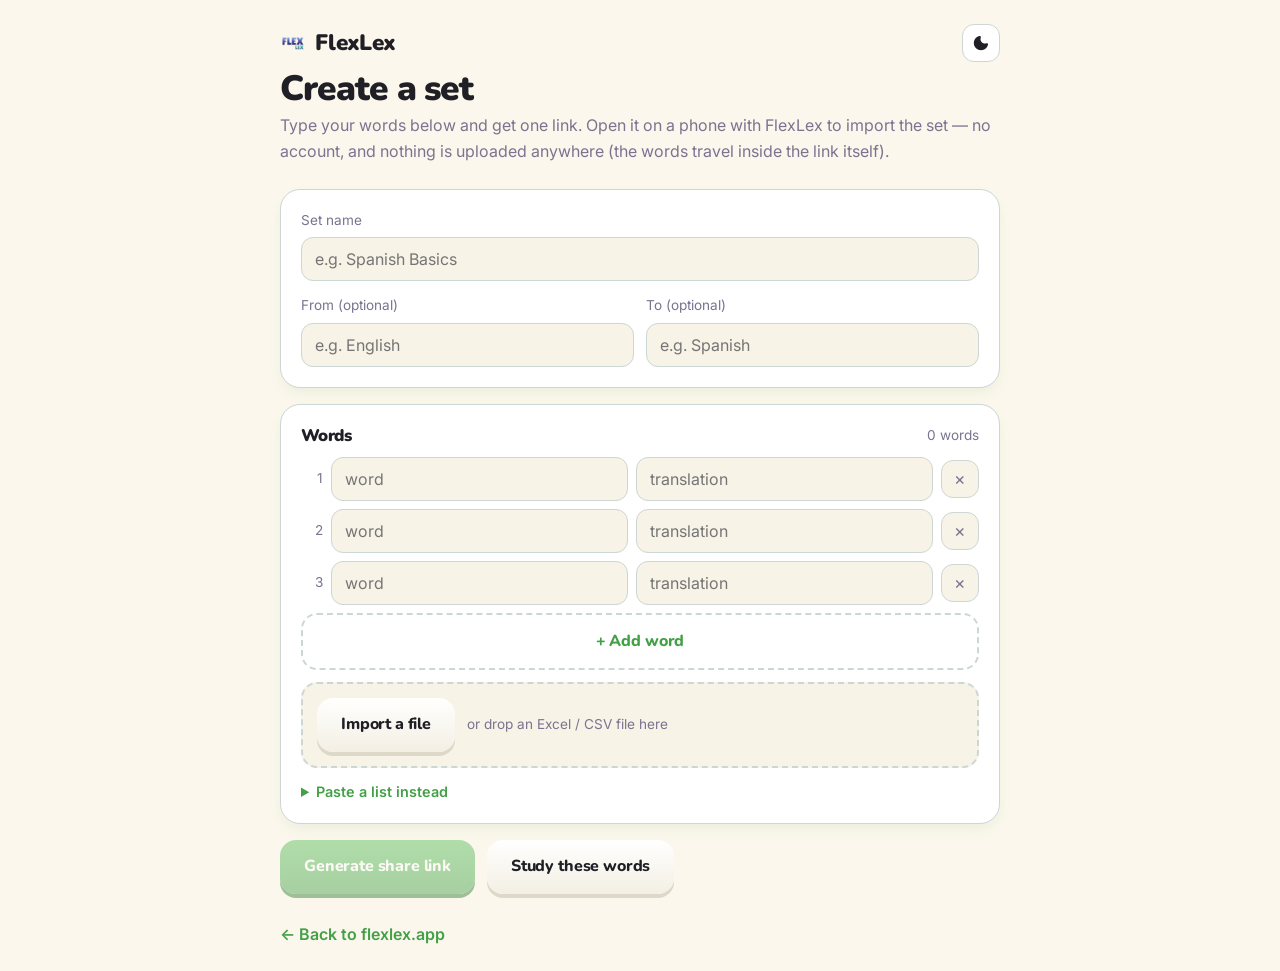
<file: create/index.html>
<!DOCTYPE html>
<html lang="en">
<head>
  <meta charset="UTF-8" />
  <meta name="viewport" content="width=device-width, initial-scale=1.0" />
  <title>Create a set · FlexLex</title>
  <link rel="icon" href="../favicon.ico" />
  <meta name="description" content="Build a vocabulary set in your browser and share it to FlexLex with one link — no account, no upload." />
  <meta name="theme-color" content="#FBF7EC" />
  <!-- Theme first, synchronously: it stamps data-theme before any paint. -->
  <script src="/theme.js"></script>
  <link rel="preconnect" href="https://fonts.googleapis.com" />
  <link rel="preconnect" href="https://fonts.gstatic.com" crossorigin />
  <link rel="stylesheet" href="https://fonts.googleapis.com/css2?family=Nunito:wght@700;800;900&family=Inter:wght@400;500;600;700&display=swap" />
  <link rel="stylesheet" href="https://fonts.googleapis.com/css2?family=Material+Symbols+Rounded:opsz,wght,FILL,GRAD@20..48,600,1,0" />
  <link rel="stylesheet" href="/theme.css" />
  <style>
    /* Page-specific only — resets, primitives and tokens live in theme.css. */
    body { min-height: 100vh; padding: 24px; }
    .wrap { max-width: 720px; padding: 0; }
    .top {
      display: flex; align-items: center; justify-content: space-between;
      gap: 12px; margin-bottom: 8px;
    }
    .brand {
      display: inline-flex; align-items: center; gap: 9px;
      font-family: 'Nunito', system-ui, sans-serif; font-weight: 900;
      letter-spacing: -0.03em; font-size: 1.4rem; color: var(--ink);
    }
    .brand img { width: 26px; height: 26px; border-radius: 7px; }
    h1 { font-size: clamp(1.6rem, 4vw, 2.2rem); margin-bottom: 6px; }
    .lead { color: var(--muted); margin-bottom: 24px; }
    .card { padding: 20px; margin-bottom: 16px; }
    label { display: block; font-size: 0.85rem; color: var(--muted); margin-bottom: 6px; }
    input[type="text"], textarea {
      /* One step off the card so the field reads as a field in both themes. */
      width: 100%; padding: 11px 13px; border-radius: var(--r-sm);
      background: var(--card-2); border: 1px solid var(--card-border);
      color: var(--ink); font-size: 1rem; font-family: inherit;
    }
    input[type="text"]:focus, textarea:focus {
      outline: none; border-color: var(--accent);
      box-shadow: 0 0 0 3px var(--accent-soft);
    }
    .row-langs { display: flex; gap: 12px; margin-top: 14px; }
    .row-langs > div { flex: 1; }
    .words-head { display: flex; justify-content: space-between; align-items: center; margin-bottom: 10px; }
    .words-head h2 { font-size: 1.05rem; }
    .word-row { display: flex; gap: 8px; margin-bottom: 8px; align-items: center; }
    .word-row input { flex: 1; }
    .word-row .num { width: 22px; color: var(--muted); font-size: 0.85rem; text-align: right; flex: none; }
    .icon-btn {
      flex: none; width: 38px; height: 38px; border-radius: var(--r-sm);
      background: var(--card-2); border: 1px solid var(--card-border);
      color: var(--muted); font-size: 1.1rem; line-height: 1;
      transition: color var(--t-fast), border-color var(--t-fast);
    }
    .icon-btn:hover { color: var(--danger); border-color: var(--danger); }
    .btn--primary { /* alias kept for the existing markup hooks */
      background: linear-gradient(180deg, var(--accent-lite), var(--accent));
      color: var(--on-accent); box-shadow: 0 4px 0 var(--accent-depth);
    }
    .btn--primary:disabled { opacity: 0.45; cursor: not-allowed; }
    .btn--primary:disabled:active { transform: none; box-shadow: 0 4px 0 var(--accent-depth); }
    /* .btn--glass needs nothing — .btn is already the secondary glossy face. */
    .btn--ghost {
      background: none; color: var(--accent); border: 2px dashed var(--card-border);
      box-shadow: none; width: 100%;
    }
    .btn--ghost:hover { border-color: var(--accent); background: var(--accent-soft); }
    .btn--ghost:active { transform: none; }
    .actions { display: flex; gap: 12px; flex-wrap: wrap; margin-top: 16px; }
    .muted { color: var(--muted); font-size: 0.85rem; }
    .out-link {
      width: 100%; padding: 12px; border-radius: var(--r-sm);
      background: var(--card-2); border: 1px solid var(--card-border);
      color: var(--ink); font-family: ui-monospace, Menlo, Consolas, monospace;
      font-size: 0.8rem; word-break: break-all; margin-bottom: 12px;
      max-height: 110px; overflow-y: auto;
    }
    .result { display: none; }
    .result.show { display: block; }
    .len-note { margin-top: 8px; }
    .len-note.warn { color: var(--story-ink); }
    details { margin-top: 12px; }
    summary { cursor: pointer; color: var(--accent); font-size: 0.9rem; font-weight: 600; }
    textarea { min-height: 120px; margin-top: 10px; font-size: 0.95rem; resize: vertical; }
    .error { color: var(--danger); margin-top: 10px; font-size: 0.9rem; }
    .drop {
      display: flex; align-items: center; gap: 12px; flex-wrap: wrap;
      margin-top: 12px; padding: 14px; border-radius: var(--r-md);
      border: 2px dashed var(--card-border); background: var(--card-2);
      transition: border-color var(--t-fast), background var(--t-fast);
    }
    .drop.is-over { border-color: var(--accent); background: var(--accent-soft); }
    .drop__t { color: var(--muted); font-size: 0.85rem; }
    .ok { color: var(--accent); font-size: 0.85rem; }
    a.plain { color: var(--accent); font-weight: 600; }
    .back { margin-top: 28px; }
  </style>
</head>
<body>
  <div class="wrap">
    <div class="top">
      <a class="brand" href="/"><img src="/FL-logo.png" alt="" />FlexLex</a>
      <button class="theme-btn" type="button"><span class="sym sym-light">dark_mode</span><span class="sym sym-dark">light_mode</span></button>
    </div>
    <h1>Create a set</h1>
    <p class="lead">Type your words below and get one link. Open it on a phone with
      FlexLex to import the set — no account, and nothing is uploaded anywhere
      (the words travel inside the link itself).</p>

    <div class="card">
      <label for="setName">Set name</label>
      <input type="text" id="setName" placeholder="e.g. Spanish Basics" autocomplete="off" />
      <div class="row-langs">
        <div>
          <label for="srcLang">From (optional)</label>
          <input type="text" id="srcLang" placeholder="e.g. English" autocomplete="off" />
        </div>
        <div>
          <label for="tgtLang">To (optional)</label>
          <input type="text" id="tgtLang" placeholder="e.g. Spanish" autocomplete="off" />
        </div>
      </div>
    </div>

    <div class="card">
      <div class="words-head">
        <h2>Words</h2>
        <span class="muted" id="wordCount">0 words</span>
      </div>
      <div id="rows"></div>
      <button class="btn btn--ghost" id="addRow" type="button">+ Add word</button>

      <div class="drop" id="drop">
        <input type="file" id="fileIn" accept=".xlsx,.csv,.tsv,.txt,.json" hidden />
        <button class="btn btn--glass" id="fileBtn" type="button">Import a file</button>
        <span class="drop__t">or drop an Excel / CSV file here</span>
      </div>
      <p class="muted" id="importNote" style="margin-top:8px"></p>

      <details>
        <summary>Paste a list instead</summary>
        <p class="muted" style="margin-top:8px">One pair per line. Separate the word and
          translation with a tab, comma, semicolon, or “ - ”. Example:
          <em>hello, hola</em></p>
        <textarea id="bulk" placeholder="hello, hola&#10;goodbye, adiós&#10;thank you, gracias"></textarea>
        <button class="btn btn--glass" id="bulkAdd" type="button" style="margin-top:10px">Add these</button>
      </details>
    </div>

    <div class="actions" style="margin-top:0">
      <button class="btn btn--primary" id="generate" type="button" disabled>Generate share link</button>
      <button class="btn btn--glass" id="studyBtn" type="button" disabled>Study these words</button>
    </div>
    <div class="error" id="error"></div>

    <div class="card result" id="result">
      <label>Your share link</label>
      <div class="out-link" id="outLink"></div>
      <div class="actions">
        <button class="btn btn--primary" id="copyBtn" type="button">Copy link</button>
        <button class="btn btn--glass" id="openBtn" type="button">Open the set</button>
        <button class="btn btn--glass" id="downloadBtn" type="button">Download file</button>
      </div>
      <p class="muted len-note" id="lenNote"></p>
      <div id="qrBox" style="margin-top:18px;text-align:center"></div>
    </div>

    <p class="back"><a class="plain" href="/">← Back to flexlex.app</a></p>
  </div>

  <!-- Vendored locally (MIT, Kazuhiko Arase) so QR generation stays fully
       client-side — the link contains the user's words and must never be sent
       to a third-party QR service. -->
  <script src="qrcode.js"></script>
  <!-- Study overlay (Flashcards + Write). Shared with /s; reads the rows
       straight out of the builder, so you can study before sharing. -->
  <script src="../study.js"></script>
  <!-- Spreadsheet import (.xlsx/.csv/.tsv/.txt/.json). Parses in the browser,
       no library and no upload — same no-server promise as the share links. -->
  <script src="../import.js"></script>

  <script>
    // Mirror of duok/lib/features/share/share_link_format.dart (encode side).
    // Must stay in sync with that file and SHARE_LINK_FORMAT.md.
    const ENVELOPE = 1;
    const MAX_WORDS = 5000;
    const MAX_FIELD = 500;
    // Above this link length a QR becomes too dense to scan reliably off a
    // screen (~roughly version 23+). Larger sets fall back to link/file.
    const QR_MAX_CHARS = 1200;

    const rowsEl = document.getElementById('rows');
    const wordCountEl = document.getElementById('wordCount');
    const generateBtn = document.getElementById('generate');
    const studyBtn = document.getElementById('studyBtn');
    const errorEl = document.getElementById('error');

    let rows = [];

    function cap(s) { return s.length > MAX_FIELD ? s.slice(0, MAX_FIELD) : s; }

    function renderRows() {
      rowsEl.innerHTML = '';
      rows.forEach((r, i) => {
        const div = document.createElement('div');
        div.className = 'word-row';
        div.innerHTML =
          `<span class="num">${i + 1}</span>` +
          `<input type="text" placeholder="word" value="${escAttr(r.word)}" data-i="${i}" data-f="word" autocomplete="off" />` +
          `<input type="text" placeholder="translation" value="${escAttr(r.translation)}" data-i="${i}" data-f="translation" autocomplete="off" />` +
          `<button class="icon-btn" data-del="${i}" title="Remove" type="button">×</button>`;
        rowsEl.appendChild(div);
      });
      updateCount();
    }

    function escAttr(s) { return (s || '').replace(/"/g, '&quot;'); }

    function filledRows() {
      return rows.filter(r => r.word.trim() || r.translation.trim());
    }

    function updateCount() {
      const n = filledRows().length;
      wordCountEl.textContent = n + (n === 1 ? ' word' : ' words');
      generateBtn.disabled = n === 0;
      studyBtn.disabled = n === 0;
    }

    rowsEl.addEventListener('input', (e) => {
      const i = e.target.dataset.i, f = e.target.dataset.f;
      if (i === undefined) return;
      rows[+i][f] = e.target.value;
      updateCount();
    });

    rowsEl.addEventListener('click', (e) => {
      const del = e.target.dataset.del;
      if (del === undefined) return;
      rows.splice(+del, 1);
      if (rows.length === 0) rows.push({ word: '', translation: '' });
      renderRows();
    });

    document.getElementById('addRow').addEventListener('click', () => {
      rows.push({ word: '', translation: '' });
      renderRows();
      const inputs = rowsEl.querySelectorAll('input');
      if (inputs.length) inputs[inputs.length - 2].focus();
    });

    document.getElementById('bulkAdd').addEventListener('click', () => {
      const text = document.getElementById('bulk').value;
      const parsed = parseBulk(text);
      if (!parsed.length) return;
      // Drop the trailing empty row if present, then append.
      rows = filledRows();
      parsed.forEach(p => rows.push(p));
      document.getElementById('bulk').value = '';
      renderRows();
    });

    function parseBulk(text) {
      const out = [];
      for (const raw of text.split('\n')) {
        const line = raw.trim();
        if (!line) continue;
        let sep = null;
        if (line.includes('\t')) sep = '\t';
        else if (line.includes(' - ')) sep = ' - ';
        else if (line.includes(';')) sep = ';';
        else if (line.includes(',')) sep = ',';
        if (sep) {
          const idx = line.indexOf(sep);
          const word = line.slice(0, idx).trim();
          const translation = line.slice(idx + sep.length).trim();
          if (word || translation) out.push({ word: cap(word), translation: cap(translation) });
        } else {
          out.push({ word: cap(line), translation: '' });
        }
      }
      return out;
    }

    async function encodeSetShareLink(set) {
      const payload = { name: set.name, src: set.src, tgt: set.tgt };
      if (set.sa) payload.sa = set.sa;
      payload.words = set.words.map(p => [p.word, p.translation]);
      const bytes = new TextEncoder().encode(JSON.stringify(payload));
      const cs = new CompressionStream('gzip');
      const stream = new Blob([bytes]).stream().pipeThrough(cs);
      const gz = new Uint8Array(await new Response(stream).arrayBuffer());
      let bin = '';
      for (let i = 0; i < gz.length; i++) bin += String.fromCharCode(gz[i]);
      const b64 = btoa(bin).replace(/\+/g, '-').replace(/\//g, '_').replace(/=+$/, '');
      return 'https://flexlex.app/s#' + ENVELOPE + '.' + b64;
    }

    function toFlexlexJson(set) {
      return {
        appVersion: 1,
        type: 'set',
        folders: [{
          name: set.name || 'My Set',
          type: 'set',
          sourceLanguage: set.src || '',
          targetLanguage: set.tgt || '',
          sortArticles: '',
          words: set.words.map(p => ({ word: p.word, translation: p.translation })),
        }],
      };
    }

    let lastSet = null, lastLink = '';

    document.getElementById('generate').addEventListener('click', async () => {
      errorEl.textContent = '';
      const words = filledRows()
        .map(r => ({ word: cap(r.word.trim()), translation: cap(r.translation.trim()) }))
        .filter(p => p.word || p.translation)
        .slice(0, MAX_WORDS);
      if (!words.length) { errorEl.textContent = 'Add at least one word.'; return; }

      const set = {
        name: (document.getElementById('setName').value || '').trim() || 'My Set',
        src: (document.getElementById('srcLang').value || '').trim(),
        tgt: (document.getElementById('tgtLang').value || '').trim(),
        words,
      };

      try {
        const link = await encodeSetShareLink(set);
        lastSet = set; lastLink = link;
        document.getElementById('outLink').textContent = link;
        const note = document.getElementById('lenNote');
        note.textContent = `${words.length} words · link is ${link.length} characters long.`;
        note.className = 'muted len-note' + (link.length > 4000 ? ' warn' : '');
        if (link.length > 4000) {
          note.textContent += ' Very long links can be awkward in some chat apps — consider splitting into smaller sets or using “Download file”.';
        }
        renderQR(link);
        document.getElementById('result').classList.add('show');
        document.getElementById('result').scrollIntoView({ behavior: 'smooth', block: 'nearest' });
      } catch (e) {
        errorEl.textContent = 'Could not build the link in this browser.';
      }
    });

    // Capped QR: only render when the link is short enough to scan reliably.
    function renderQR(link) {
      const box = document.getElementById('qrBox');
      const tooBig =
        '<p class="muted">This set is too large for a scannable QR code (link is ' +
        link.length + ' characters). Share the link or use “Download file” above.</p>';
      if (link.length > QR_MAX_CHARS || typeof qrcode !== 'function') {
        box.innerHTML = link.length > QR_MAX_CHARS ? tooBig : '';
        return;
      }
      try {
        const qr = qrcode(0, 'L');
        qr.addData(link);
        qr.make();
        box.innerHTML =
          '<img alt="QR code for this set" src="' + qr.createDataURL(8, 4) + '" ' +
          'style="width:240px;height:240px;image-rendering:pixelated;background:#fff;' +
          'padding:10px;border-radius:12px" />' +
          '<p class="muted" style="margin-top:8px">Scan with another phone’s camera ' +
          'to open this set in FlexLex.</p>';
      } catch (e) {
        box.innerHTML = tooBig;
      }
    }

    // Open the set in the installed app, or fall back to the Play Store so a
    // user without FlexLex can install it. Android intent:// with a
    // browser_fallback_url; payload rides as ?d= (intent:// can't carry a
    // #fragment). Non-Android has no app to open, so go straight to the store.
    const PLAY_URL = 'https://play.google.com/store/apps/details?id=com.flexlex.app';
    function isAndroid() { return /Android/i.test(navigator.userAgent || ''); }
    function openInApp(shareLink) {
      const i = shareLink.indexOf('#');
      const payload = i >= 0 ? shareLink.slice(i + 1) : '';
      if (!isAndroid() || !payload) { window.location.href = PLAY_URL; return; }
      const intentUrl = 'intent://flexlex.app/s?d=' + encodeURIComponent(payload) +
        '#Intent;scheme=https;package=com.flexlex.app;S.browser_fallback_url=' +
        encodeURIComponent(PLAY_URL) + ';end';
      let left = false;
      const onHide = () => { left = true; };
      document.addEventListener('visibilitychange', onHide);
      window.location.href = intentUrl;
      setTimeout(() => {
        document.removeEventListener('visibilitychange', onHide);
        if (!left && !document.hidden) window.location.href = PLAY_URL;
      }, 1500);
    }

    document.getElementById('openBtn').addEventListener('click', () => {
      if (lastLink) openInApp(lastLink);
    });

    document.getElementById('copyBtn').addEventListener('click', async () => {
      try {
        await navigator.clipboard.writeText(lastLink);
        const b = document.getElementById('copyBtn');
        const t = b.textContent; b.textContent = 'Copied ✓';
        setTimeout(() => { b.textContent = t; }, 1500);
      } catch (e) { /* clipboard blocked — user can select manually */ }
    });

    document.getElementById('downloadBtn').addEventListener('click', () => {
      if (!lastSet) return;
      const json = JSON.stringify(toFlexlexJson(lastSet), null, 2);
      const blob = new Blob([json], { type: 'application/json' });
      const url = URL.createObjectURL(blob);
      const safe = (lastSet.name || 'my-set').replace(/[^\w\s-]/g, '').trim() || 'my-set';
      const a = document.createElement('a');
      a.href = url; a.download = safe + '.flexlex.json';
      document.body.appendChild(a); a.click(); a.remove();
      URL.revokeObjectURL(url);
    });

    // ── file import ────────────────────────────────────────────────────────
    const dropEl = document.getElementById('drop');
    const fileIn = document.getElementById('fileIn');
    const importNote = document.getElementById('importNote');

    async function importFile(file) {
      importNote.textContent = '';
      importNote.className = 'muted';
      errorEl.textContent = '';
      try {
        const res = await FlexLexImport.parseFile(file);
        if (!res.pairs.length) {
          errorEl.textContent = 'No words found in that file.';
          return;
        }

        // Append rather than replace: importing twice merges, and nothing the
        // user already typed is silently thrown away.
        rows = filledRows().concat(res.pairs);
        renderRows();

        // A file that names the set should fill an empty name field, but must
        // never overwrite one the user chose.
        const nameEl = document.getElementById('setName');
        if (res.setName && !nameEl.value.trim()) nameEl.value = res.setName;

        const bits = [
          'Imported ' + res.pairs.length +
            (res.pairs.length === 1 ? ' word' : ' words'),
        ];
        if (res.sheet) bits.push('from sheet “' + res.sheet + '”');
        if (res.droppedHeader) bits.push('header row skipped');
        if (res.truncated) {
          bits.push(res.truncated + ' more were left out (' +
            FlexLexImport.MAX_WORDS + ' is the limit here)');
        }
        importNote.textContent = bits.join(' · ');
        importNote.className = res.truncated ? 'len-note warn' : 'ok';
      } catch (e) {
        errorEl.textContent = (e && e.message) || 'Could not read that file.';
      }
    }

    document.getElementById('fileBtn').addEventListener('click', () => fileIn.click());
    fileIn.addEventListener('change', () => {
      if (fileIn.files && fileIn.files[0]) importFile(fileIn.files[0]);
      fileIn.value = ''; // let the same file be picked twice
    });

    ['dragenter', 'dragover'].forEach((ev) =>
      dropEl.addEventListener(ev, (e) => {
        e.preventDefault();
        dropEl.classList.add('is-over');
      }));
    ['dragleave', 'drop'].forEach((ev) =>
      dropEl.addEventListener(ev, (e) => {
        e.preventDefault();
        dropEl.classList.remove('is-over');
      }));
    dropEl.addEventListener('drop', (e) => {
      const f = e.dataTransfer && e.dataTransfer.files && e.dataTransfer.files[0];
      if (f) importFile(f);
    });
    // Without this the browser navigates away to the dropped file.
    ['dragover', 'drop'].forEach((ev) =>
      window.addEventListener(ev, (e) => {
        if (!dropEl.contains(e.target)) e.preventDefault();
      }));

    // Study straight from the rows — no link needed. Reads live state on each
    // click so edits made after a previous run are picked up.
    studyBtn.addEventListener('click', () => {
      const words = filledRows()
        .map(r => ({ word: cap(r.word.trim()), translation: cap(r.translation.trim()) }))
        .filter(p => p.word || p.translation)
        .slice(0, MAX_WORDS);
      if (!words.length) return;
      window.FlexLexStudy.open({
        name: (document.getElementById('setName').value || '').trim() || 'My Set',
        src: (document.getElementById('srcLang').value || '').trim(),
        tgt: (document.getElementById('tgtLang').value || '').trim(),
        pairs: words,
      });
    });

    // Seed three empty rows.
    rows = [{ word: '', translation: '' }, { word: '', translation: '' }, { word: '', translation: '' }];
    renderRows();
  </script>
</body>
</html>
</file>
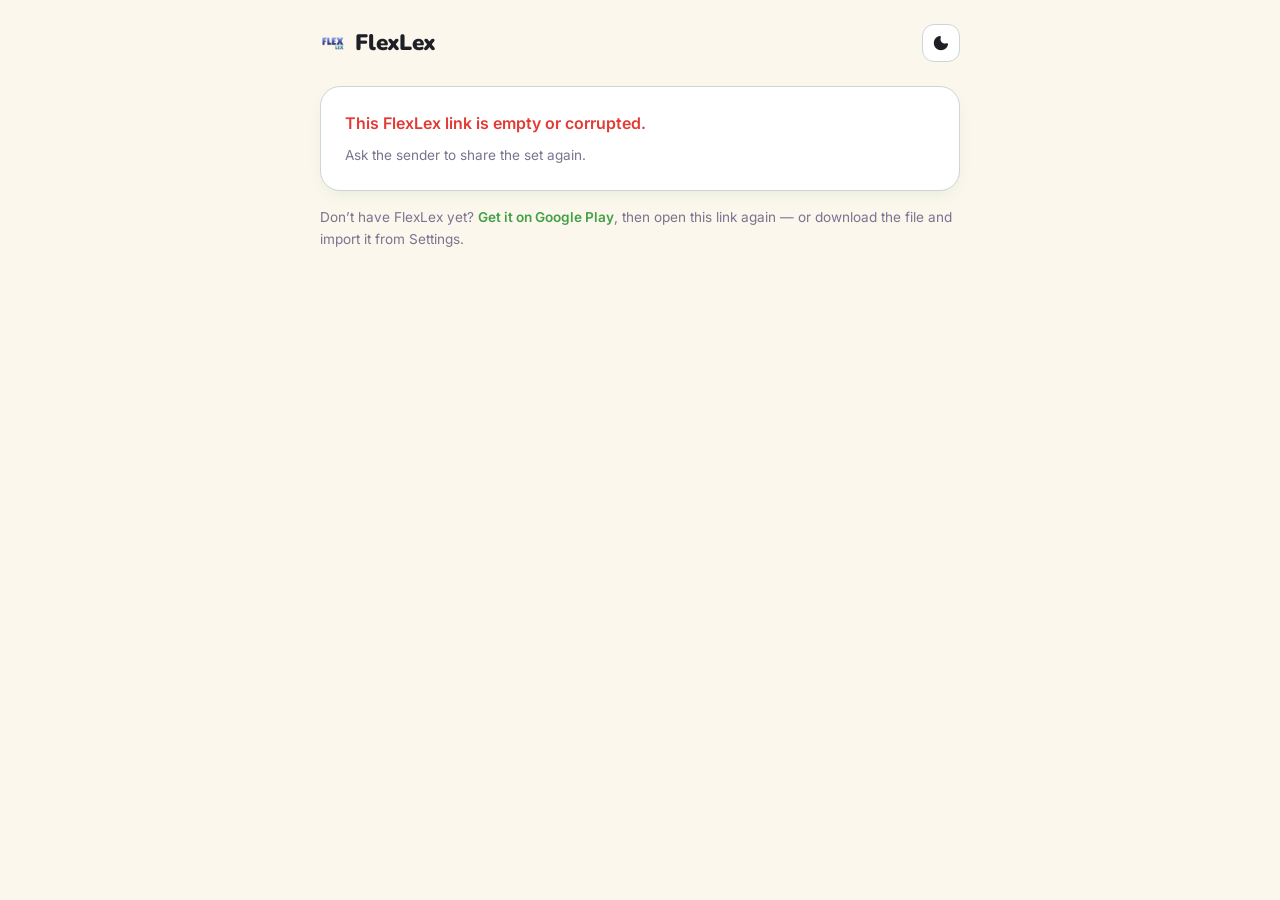
<file: s/index.html>
<!DOCTYPE html>
<html lang="en">
<head>
  <meta charset="UTF-8" />
  <meta name="viewport" content="width=device-width, initial-scale=1.0" />
  <meta name="robots" content="noindex" />
  <title>Shared FlexLex set</title>
  <link rel="icon" href="../favicon.ico" />
  <!-- Preview card for chat apps. The set data is in the URL #fragment, which
       is never sent to the server, so the card is generic by design — but it
       gives shared links a tidy look instead of a bare URL. -->
  <meta property="og:type" content="website" />
  <meta property="og:site_name" content="FlexLex" />
  <meta property="og:title" content="Shared FlexLex set" />
  <meta property="og:description" content="Tap to open this vocabulary set in FlexLex — free, offline, no account needed." />
  <meta property="og:image" content="https://flexlex.app/og-image.png" />
  <meta property="og:url" content="https://flexlex.app/s" />
  <meta name="twitter:card" content="summary_large_image" />
  <meta name="twitter:title" content="Shared FlexLex set" />
  <meta name="twitter:description" content="Tap to open this vocabulary set in FlexLex." />
  <meta name="twitter:image" content="https://flexlex.app/og-image.png" />
  <meta name="theme-color" content="#FBF7EC" />
  <!-- Theme first, synchronously: it stamps data-theme before any paint. -->
  <script src="/theme.js"></script>
  <link rel="preconnect" href="https://fonts.googleapis.com" />
  <link rel="preconnect" href="https://fonts.gstatic.com" crossorigin />
  <link rel="stylesheet" href="https://fonts.googleapis.com/css2?family=Nunito:wght@700;800;900&family=Inter:wght@400;500;600;700&display=swap" />
  <link rel="stylesheet" href="https://fonts.googleapis.com/css2?family=Material+Symbols+Rounded:opsz,wght,FILL,GRAD@20..48,600,1,0" />
  <link rel="stylesheet" href="/theme.css" />
  <style>
    /* Page-specific only — resets, primitives and tokens live in theme.css. */
    body { min-height: 100vh; padding: 24px; display: flex; justify-content: center; }
    /* width:100% matters — body is a flex container, so .wrap would otherwise
       shrink to its content. */
    .wrap { width: 100%; max-width: 640px; padding: 0; }
    .top {
      display: flex; align-items: center; justify-content: space-between;
      gap: 12px; margin-bottom: 24px;
    }
    .brand {
      display: inline-flex; align-items: center; gap: 9px;
      font-family: 'Nunito', system-ui, sans-serif; font-weight: 900;
      letter-spacing: -0.03em; font-size: 1.4rem; color: var(--ink);
    }
    .brand img { width: 26px; height: 26px; border-radius: 7px; }
    .card { padding: 24px; margin-bottom: 16px; }
    .set-name {
      font-family: 'Nunito', system-ui, sans-serif;
      font-size: 1.6rem; font-weight: 900; letter-spacing: -0.03em; line-height: 1.06;
    }
    .langs { color: var(--muted); margin-top: 4px; font-size: 0.95rem; }
    .count { color: var(--muted); margin-top: 4px; font-size: 0.9rem; }
    .actions { display: flex; gap: 12px; flex-wrap: wrap; margin: 20px 0 8px; }
    .btn { flex: 1; min-width: 200px; }
    .btn--primary {
      background: linear-gradient(180deg, var(--accent-lite), var(--accent));
      color: var(--on-accent); box-shadow: 0 4px 0 var(--accent-depth);
    }
    /* .btn--glass needs nothing — .btn is already the secondary glossy face. */
    .hint { color: var(--muted); font-size: 0.85rem; margin-top: 8px; }
    .words { margin-top: 8px; }
    .word {
      display: flex; justify-content: space-between; gap: 16px;
      padding: 12px 4px; border-bottom: 1px solid var(--hairline);
    }
    .word:last-child { border-bottom: none; }
    .word .w { font-weight: 600; }
    .word .t { color: var(--muted); text-align: right; }
    .error { color: var(--danger); font-weight: 600; }
    .muted { color: var(--muted); }
    a.plain { color: var(--accent); font-weight: 600; }
  </style>
</head>
<body>
  <div class="wrap">
    <div class="top">
      <a class="brand" href="/"><img src="/FL-logo.png" alt="" />FlexLex</a>
      <button class="theme-btn" type="button"><span class="sym sym-light">dark_mode</span><span class="sym sym-dark">light_mode</span></button>
    </div>
    <div id="root">
      <div class="card"><p class="muted">Loading shared set…</p></div>
    </div>
    <p class="hint">
      Don’t have FlexLex yet?
      <a class="plain" href="https://play.google.com/store/apps/details?id=com.flexlex.app" target="_blank" rel="noopener">Get it on Google Play</a>, then open this
      link again — or download the file and import it from Settings.
    </p>
  </div>

  <!-- Study overlay (Flashcards + Write). Shared with /create; operates on the
       already-decoded pairs, so it never touches the link format. -->
  <script src="../study.js"></script>

  <script>
    // Mirror of lib/features/share/share_link_format.dart. This page always
    // ships the newest decoder, so it is the safety net: even a link an
    // installed app can't yet parse can still be viewed and downloaded here.
    const MAX_SUPPORTED_ENVELOPE = 1;

    async function decodeShareHash(hash) {
      const frag = hash.startsWith('#') ? hash.slice(1) : hash;
      const dot = frag.indexOf('.');
      if (dot <= 0) throw { kind: 'format' };
      const envelope = parseInt(frag.slice(0, dot), 10);
      if (!Number.isInteger(envelope)) throw { kind: 'format' };
      if (envelope > MAX_SUPPORTED_ENVELOPE) throw { kind: 'toonew', envelope };

      let b64 = frag.slice(dot + 1).replace(/-/g, '+').replace(/_/g, '/');
      while (b64.length % 4) b64 += '=';
      let bytes;
      try {
        const bin = atob(b64);
        bytes = new Uint8Array(bin.length);
        for (let i = 0; i < bin.length; i++) bytes[i] = bin.charCodeAt(i);
      } catch (e) { throw { kind: 'format' }; }

      try {
        const ds = new DecompressionStream('gzip');
        const stream = new Blob([bytes]).stream().pipeThrough(ds);
        const text = await new Response(stream).text();
        return JSON.parse(text);
      } catch (e) { throw { kind: 'format' }; }
    }

    function normalizePairs(words) {
      if (!Array.isArray(words)) return [];
      return words.map((p) => Array.isArray(p)
        ? { word: (p[0] ?? '').toString(), translation: (p[1] ?? '').toString() }
        : { word: (p.word ?? p.w ?? '').toString(),
            translation: (p.translation ?? p.t ?? '').toString() })
        .filter((p) => p.word || p.translation);
    }

    function toFlexlexJson(payload, pairs) {
      return {
        appVersion: 1,
        type: 'set',
        folders: [{
          name: payload.name || 'Shared Set',
          type: 'set',
          sourceLanguage: payload.src || '',
          targetLanguage: payload.tgt || '',
          sortArticles: payload.sa || '',
          words: pairs.map((p) => ({ word: p.word, translation: p.translation })),
        }],
      };
    }

    function esc(s) {
      return s.replace(/[&<>"']/g, (c) => ({
        '&': '&amp;', '<': '&lt;', '>': '&gt;', '"': '&quot;', "'": '&#39;'
      }[c]));
    }

    function download(payload, pairs) {
      const json = JSON.stringify(toFlexlexJson(payload, pairs), null, 2);
      const blob = new Blob([json], { type: 'application/json' });
      const url = URL.createObjectURL(blob);
      const safe = (payload.name || 'shared-set').replace(/[^\w\s-]/g, '').trim() || 'shared-set';
      const a = document.createElement('a');
      a.href = url; a.download = safe + '.flexlex.json';
      document.body.appendChild(a); a.click(); a.remove();
      URL.revokeObjectURL(url);
    }

    function render(payload) {
      const pairs = normalizePairs(payload.words);
      const root = document.getElementById('root');
      const langs = [payload.src, payload.tgt].filter(Boolean).join(' → ');
      const rows = pairs.map((p) =>
        `<li class="word"><span class="w">${esc(p.word)}</span>` +
        `<span class="t">${esc(p.translation)}</span></li>`).join('');

      root.innerHTML =
        `<div class="card">
           <div class="set-name">${esc(payload.name || 'Shared set')}</div>
           ${langs ? `<div class="langs">${esc(langs)}</div>` : ''}
           <div class="count">${pairs.length} word${pairs.length === 1 ? '' : 's'}</div>
           <div class="actions">
             <button class="btn btn--primary" id="openApp" type="button">Open in FlexLex</button>
             <button class="btn btn--glass" id="study" type="button">Study here</button>
             <button class="btn btn--glass" id="dl">Download file</button>
           </div>
           <p class="hint">If you have the app installed, “Open in FlexLex” imports
             the set. Otherwise download the file and import it from
             Settings → Import — or study it right here in your browser.</p>
         </div>
         <div class="card"><ul class="words">${rows}</ul></div>`;

      document.getElementById('dl').addEventListener('click', () => download(payload, pairs));
      document.getElementById('openApp').addEventListener('click', () => openInApp(location.href));
      document.getElementById('study').addEventListener('click', () => {
        window.FlexLexStudy.open({
          name: payload.name || 'Shared set',
          src: payload.src || '',
          tgt: payload.tgt || '',
          pairs,
        });
      });
    }

    // Open the set in the installed app, or fall back to the Play Store so an
    // uninstalled recipient can get FlexLex. Uses an Android intent:// URL with
    // a browser_fallback_url; the payload rides as ?d= (intent:// can't carry a
    // #fragment). On non-Android there's no app to open, so go to the store.
    const PLAY_URL = 'https://play.google.com/store/apps/details?id=com.flexlex.app';
    function isAndroid() { return /Android/i.test(navigator.userAgent || ''); }
    function openInApp(shareLink) {
      const i = shareLink.indexOf('#');
      const payload = i >= 0 ? shareLink.slice(i + 1) : '';
      if (!isAndroid() || !payload) { window.location.href = PLAY_URL; return; }
      const intentUrl = 'intent://flexlex.app/s?d=' + encodeURIComponent(payload) +
        '#Intent;scheme=https;package=com.flexlex.app;S.browser_fallback_url=' +
        encodeURIComponent(PLAY_URL) + ';end';
      let left = false;
      const onHide = () => { left = true; };
      document.addEventListener('visibilitychange', onHide);
      window.location.href = intentUrl;
      // Backstop for browsers that ignore browser_fallback_url.
      setTimeout(() => {
        document.removeEventListener('visibilitychange', onHide);
        if (!left && !document.hidden) window.location.href = PLAY_URL;
      }, 1500);
    }

    function renderError(kind) {
      const root = document.getElementById('root');
      if (kind === 'toonew') {
        root.innerHTML = `<div class="card">
          <p class="error">This set was made with a newer version of FlexLex.</p>
          <p class="hint">Please refresh this page — it may need the latest decoder.</p>
        </div>`;
      } else {
        root.innerHTML = `<div class="card">
          <p class="error">This FlexLex link is empty or corrupted.</p>
          <p class="hint">Ask the sender to share the set again.</p>
        </div>`;
      }
    }

    (async function () {
      if (!location.hash || location.hash.length < 3) {
        renderError('format');
        return;
      }
      try {
        const payload = await decodeShareHash(location.hash);
        render(payload);
      } catch (e) {
        renderError(e && e.kind === 'toonew' ? 'toonew' : 'format');
      }
    })();
  </script>
</body>
</html>
</file>
<file: theme.css>
/* ══════════════════════════════════════════════════════════════════════
   FlexLex — shared theme tokens
   ----------------------------------------------------------------------
   These are lifted from the Android app so the site and the product read
   as one thing. Do not "improve" a value here without changing it in the
   app too — the point is that they match.

     scaffold   #FBF7EC / #16150F   duok app_theme.dart:290
     card       #FFFFFF / #222017   duok app_theme.dart:293
     onSurface  #211F26 / #E7E4EE   duok app_theme.dart:304
     muted      #7B7390 / #98919F   duok app_theme.dart:306
     accent     #43A047             duok accent_palette.dart:15  ("Green", index 0 = default)
     radii      12 / 16 / 20 / 26 / pill    duok app_tokens.dart:18
     game       streak #FF8A00 · gem #12B6F3 · heart #FF4B6E · xp #7B3FE4 · gold #FFC107

   Loaded by: /index.html, /create/, /s/  — and read by study.js.
   ══════════════════════════════════════════════════════════════════════ */

/* ── LIGHT (default) ── */
:root {
  --scaffold: #FBF7EC;
  --card: #FFFFFF;
  --card-2: #F7F3E7;
  --ink: #211F26;
  --muted: #7B7390;
  --label: #2C2C34;

  --accent: #43A047;
  --accent-lite: #55BF5A;   /* fx_widgets _glossy(): lighten(accent, .10) */
  --accent-depth: #2F7D33;  /* fx_widgets _darken() — the chunky shadow    */
  --accent-soft: #E8F5E9;
  --on-accent: #FFFFFF;

  /* cardBorderColor(): alphaBlend(primary @16%, #E6E0EF) under the green accent */
  --card-border: #CCD6D4;
  /* cardShadow(): darken(primary,.04) @11%, blur 16, y+6, spread -4 */
  --card-shadow: 0 6px 16px -4px rgba(62, 150, 66, .11);

  --btn-face: linear-gradient(180deg, #FFFFFF, #F3EFE4);
  --btn-depth: #DED8C8;
  --track: #EFEADC;
  --hairline: #EDE6D6;

  /* Fixed gamification colours — never tied to the accent (app_tokens.dart:34) */
  --streak: #FF8A00;
  --gem: #12B6F3;
  --heart: #FF4B6E;
  --xp: #7B3FE4;
  --gold: #FFC107;
  --danger: #E23B34;

  /* Story band */
  --story-band: #FFF7E8;
  --story-band-line: #F3E3C4;
  --story-ink: #B67C00;
  --story-chip: #F6F1E3;
  --story-hl: #FFF1D6;

  --r-sm: 12px;
  --r-md: 16px;
  --r-lg: 20px;
  --r-xl: 26px;
  --r-pill: 999px;

  /* AppDurations (app_tokens.dart:26) */
  --t-fast: 120ms;
  --t-base: 220ms;

  --tooltip: #2C2A35;   /* the app's SnackBar surface (app_theme.dart:396) */

  color-scheme: light;
}

/* ── DARK ──
   Warm near-black, not a cool/lilac one — a blue-grey card over this
   scaffold reads as blue. Same reasoning as app_theme.dart:287-293. */
@media (prefers-color-scheme: dark) {
  :root:not([data-theme="light"]) {
    --scaffold: #16150F;
    --card: #222017;
    --card-2: #2B291E;
    --ink: #E7E4EE;
    --muted: #98919F;
    --label: #FFFFFF;

    --accent: #43A047;
    --accent-lite: #55BF5A;
    --accent-depth: #2C6B2F;
    --accent-soft: #1D2B1E;
    --on-accent: #FFFFFF;

    --card-border: rgba(255, 255, 255, .10);
    --card-shadow: 0 8px 18px -8px rgba(0, 0, 0, .38);

    --btn-face: linear-gradient(180deg, #2E2B21, #26241C);
    --btn-depth: #14130E;
    --track: #2E2B21;
    --hairline: #35322A;

    --danger: #FF5A52;

    --story-band: #1D1B12;
    --story-band-line: #3A3323;
    --story-ink: #F0A818;
    --story-chip: #2E2B21;
    --story-hl: #3A2F14;

    color-scheme: dark;
  }
}

/* The in-page toggle must beat the media query in BOTH directions. */
:root[data-theme="dark"] {
  --scaffold: #16150F;
  --card: #222017;
  --card-2: #2B291E;
  --ink: #E7E4EE;
  --muted: #98919F;
  --label: #FFFFFF;
  --accent: #43A047;
  --accent-lite: #55BF5A;
  --accent-depth: #2C6B2F;
  --accent-soft: #1D2B1E;
  --on-accent: #FFFFFF;
  --card-border: rgba(255, 255, 255, .10);
  --card-shadow: 0 8px 18px -8px rgba(0, 0, 0, .38);
  --btn-face: linear-gradient(180deg, #2E2B21, #26241C);
  --btn-depth: #14130E;
  --track: #2E2B21;
  --hairline: #35322A;
  --danger: #FF5A52;
  --story-band: #1D1B12;
  --story-band-line: #3A3323;
  --story-ink: #F0A818;
  --story-chip: #2E2B21;
  --story-hl: #3A2F14;
  color-scheme: dark;
}

/* ══ STUDY-MODE TILE COLOURS ══
   CategoryColors (app_tokens.dart:51). Each mode keeps a fixed hue so the
   eight stay recognisable at a glance whatever the accent is.
   Dark values are the app's own recipe, precomputed:
     bg    = alphaBlend(color @22%, scaffold #16150F)
     depth = alphaBlend(color @45%, black)                (set_detail_screen.dart:1390) */
:root {
  --cat-green: #58CC02;  --cat-green-soft: #E7F7D8;  --cat-green-depth: #CDE6B0;
  --cat-blue: #12B6F3;   --cat-blue-soft: #DCF1FF;   --cat-blue-depth: #BCE3FB;
  --cat-purple: #A868F0; --cat-purple-soft: #F1E6FF; --cat-purple-depth: #E0CCF7;
  --cat-teal: #14B8A6;   --cat-teal-soft: #D4F3EE;   --cat-teal-depth: #B7E6DF;
  --cat-orange: #FF9600; --cat-orange-soft: #FFEEDE; --cat-orange-depth: #FBDCBD;
  --cat-pink: #FF4B6E;   --cat-pink-soft: #FFE1E8;   --cat-pink-depth: #F6C9D3;
  --cat-indigo: #3B82F6; --cat-indigo-soft: #E4F0FF; --cat-indigo-depth: #C5DFFB;
  --cat-lime: #4AD66D;   --cat-lime-soft: #E7F7D8;   --cat-lime-depth: #CDE6B0;
  --cat-amber: #F0A818;  --cat-amber-soft: #FFF1D6;  --cat-amber-depth: #F7DFAE;
  --tile-label: var(--label);
}
@media (prefers-color-scheme: dark) {
  :root:not([data-theme="light"]) {
    --cat-green-soft: #253D0C;  --cat-green-depth: #285C01;
    --cat-blue-soft: #153841;   --cat-blue-depth: #08526D;
    --cat-purple-soft: #362741; --cat-purple-depth: #4C2F6C;
    --cat-teal-soft: #163930;   --cat-teal-depth: #09534B;
    --cat-orange-soft: #49310C; --cat-orange-depth: #734400;
    --cat-pink-soft: #492124;   --cat-pink-depth: #732232;
    --cat-indigo-soft: #1E2D42; --cat-indigo-depth: #1B3B6F;
    --cat-lime-soft: #213F24;   --cat-lime-depth: #216031;
    --cat-amber-soft: #463511;  --cat-amber-depth: #6C4C0B;
  }
}
:root[data-theme="dark"] {
  --cat-green-soft: #253D0C;  --cat-green-depth: #285C01;
  --cat-blue-soft: #153841;   --cat-blue-depth: #08526D;
  --cat-purple-soft: #362741; --cat-purple-depth: #4C2F6C;
  --cat-teal-soft: #163930;   --cat-teal-depth: #09534B;
  --cat-orange-soft: #49310C; --cat-orange-depth: #734400;
  --cat-pink-soft: #492124;   --cat-pink-depth: #732232;
  --cat-indigo-soft: #1E2D42; --cat-indigo-depth: #1B3B6F;
  --cat-lime-soft: #213F24;   --cat-lime-depth: #216031;
  --cat-amber-soft: #463511;  --cat-amber-depth: #6C4C0B;
}

/* ══ BASE ══ */
*, *::before, *::after { margin: 0; padding: 0; box-sizing: border-box; }
html { scroll-behavior: smooth; scroll-padding-top: 88px; }
body {
  font-family: 'Inter', system-ui, -apple-system, sans-serif;
  background: var(--scaffold);
  color: var(--ink);
  line-height: 1.6;
  -webkit-font-smoothing: antialiased;
  overflow-x: hidden;
  transition: background var(--t-base), color var(--t-base);
}
/* Nunito 900, tight — buildAppTextTheme() headings (app_typography.dart:18) */
h1, h2, h3, h4, .nun {
  font-family: 'Nunito', system-ui, sans-serif;
  font-weight: 900;
  letter-spacing: -.03em;
  line-height: 1.06;
}
a { color: inherit; text-decoration: none; }
ul, ol { list-style: none; }
img { max-width: 100%; display: block; }
button { font: inherit; color: inherit; background: none; border: 0; cursor: pointer; }
:focus-visible { outline: 3px solid var(--accent); outline-offset: 3px; border-radius: 8px; }

/* Material Symbols Rounded at FILL 1 / wght 600 — the app's exact icon set */
.sym {
  font-family: 'Material Symbols Rounded';
  font-weight: 600;
  font-style: normal;
  line-height: 1;
  font-variation-settings: 'FILL' 1, 'wght' 600;
  user-select: none;
  flex: none;
}

/* ══ PRIMITIVES ══ */
.wrap { max-width: 1080px; margin: 0 auto; padding: 0 24px; }

/* Glossy button — fx_widgets.dart _glossy() + a solid depth shadow that
   collapses on press, exactly like the app's buttons. */
.btn {
  display: inline-flex;
  align-items: center;
  justify-content: center;
  gap: 9px;
  font-family: 'Nunito', system-ui, sans-serif;
  font-weight: 800;
  font-size: 1rem;
  letter-spacing: -.01em;
  padding: 14px 24px;
  border-radius: var(--r-md);
  background: var(--btn-face);
  color: var(--ink);
  box-shadow: 0 4px 0 var(--btn-depth);
  transition: transform var(--t-fast) ease-out, box-shadow var(--t-fast) ease-out;
}
.btn:active { transform: translateY(4px); box-shadow: none; }
.btn--go {
  background: linear-gradient(180deg, var(--accent-lite), var(--accent));
  color: var(--on-accent);
  box-shadow: 0 4px 0 var(--accent-depth);
}
.btn--sm { padding: 9px 18px; font-size: .9rem; box-shadow: 0 3px 0 var(--btn-depth); }
.btn--go.btn--sm { box-shadow: 0 3px 0 var(--accent-depth); }
.btn--sm:active { transform: translateY(3px); }
.btn--full { width: 100%; }
.btn .sym { font-size: 20px; }

/* Card — elevation 0 + hairline + accent-tinted shadow (fx_widgets cardShadow) */
.card {
  background: var(--card);
  border: 1px solid var(--card-border);
  border-radius: var(--r-lg);
  box-shadow: var(--card-shadow);
}

/* Study-mode tile — set_detail_screen.dart:1407 */
.tile {
  border-radius: 18px;
  padding: 16px;
  display: flex;
  align-items: flex-start;
  gap: 12px;
  cursor: pointer;
  transition: transform var(--t-fast) ease-out, box-shadow var(--t-fast) ease-out;
}
.tile:active { transform: translateY(3px); box-shadow: none !important; }
.tile-ico {
  width: 40px; height: 40px;
  border-radius: 12px;
  display: grid; place-items: center;
  color: #fff;
}
.tile-ico .sym { font-size: 21px; }
.tile-l {
  font-family: 'Nunito', system-ui, sans-serif;
  font-weight: 800;
  font-size: 1rem;
  color: var(--tile-label);
  letter-spacing: -.01em;
}
.tile-d { font-size: .78rem; color: var(--muted); font-weight: 500; line-height: 1.4; margin-top: 2px; }

.c-green  { background: var(--cat-green-soft);  box-shadow: 0 3px 0 var(--cat-green-depth); }
.c-blue   { background: var(--cat-blue-soft);   box-shadow: 0 3px 0 var(--cat-blue-depth); }
.c-purple { background: var(--cat-purple-soft); box-shadow: 0 3px 0 var(--cat-purple-depth); }
.c-teal   { background: var(--cat-teal-soft);   box-shadow: 0 3px 0 var(--cat-teal-depth); }
.c-orange { background: var(--cat-orange-soft); box-shadow: 0 3px 0 var(--cat-orange-depth); }
.c-pink   { background: var(--cat-pink-soft);   box-shadow: 0 3px 0 var(--cat-pink-depth); }
.c-indigo { background: var(--cat-indigo-soft); box-shadow: 0 3px 0 var(--cat-indigo-depth); }
.c-lime   { background: var(--cat-lime-soft);   box-shadow: 0 3px 0 var(--cat-lime-depth); }
.c-green  .tile-ico { background: var(--cat-green); }
.c-blue   .tile-ico { background: var(--cat-blue); }
.c-purple .tile-ico { background: var(--cat-purple); }
.c-teal   .tile-ico { background: var(--cat-teal); }
.c-orange .tile-ico { background: var(--cat-orange); }
.c-pink   .tile-ico { background: var(--cat-pink); }
.c-indigo .tile-ico { background: var(--cat-indigo); }
.c-lime   .tile-ico { background: var(--cat-lime); }

/* ══ THEME TOGGLE ══ */
.theme-btn {
  width: 38px; height: 38px;
  border-radius: var(--r-sm);
  display: grid; place-items: center;
  background: var(--card);
  border: 1px solid var(--card-border);
  color: var(--ink);
  transition: background var(--t-fast), transform var(--t-fast);
}
.theme-btn:hover { background: var(--card-2); }
.theme-btn:active { transform: scale(.94); }
.theme-btn .sym { font-size: 20px; }
/* Swap the glyph with the theme rather than toggling a class in JS. */
.theme-btn .sym-dark { display: none; }
:root[data-theme="dark"] .theme-btn .sym-light { display: none; }
:root[data-theme="dark"] .theme-btn .sym-dark { display: block; }
@media (prefers-color-scheme: dark) {
  :root:not([data-theme="light"]) .theme-btn .sym-light { display: none; }
  :root:not([data-theme="light"]) .theme-btn .sym-dark { display: block; }
}

@media (prefers-reduced-motion: reduce) {
  html { scroll-behavior: auto; }
  *, *::before, *::after { transition: none !important; animation: none !important; }
}
</file>
